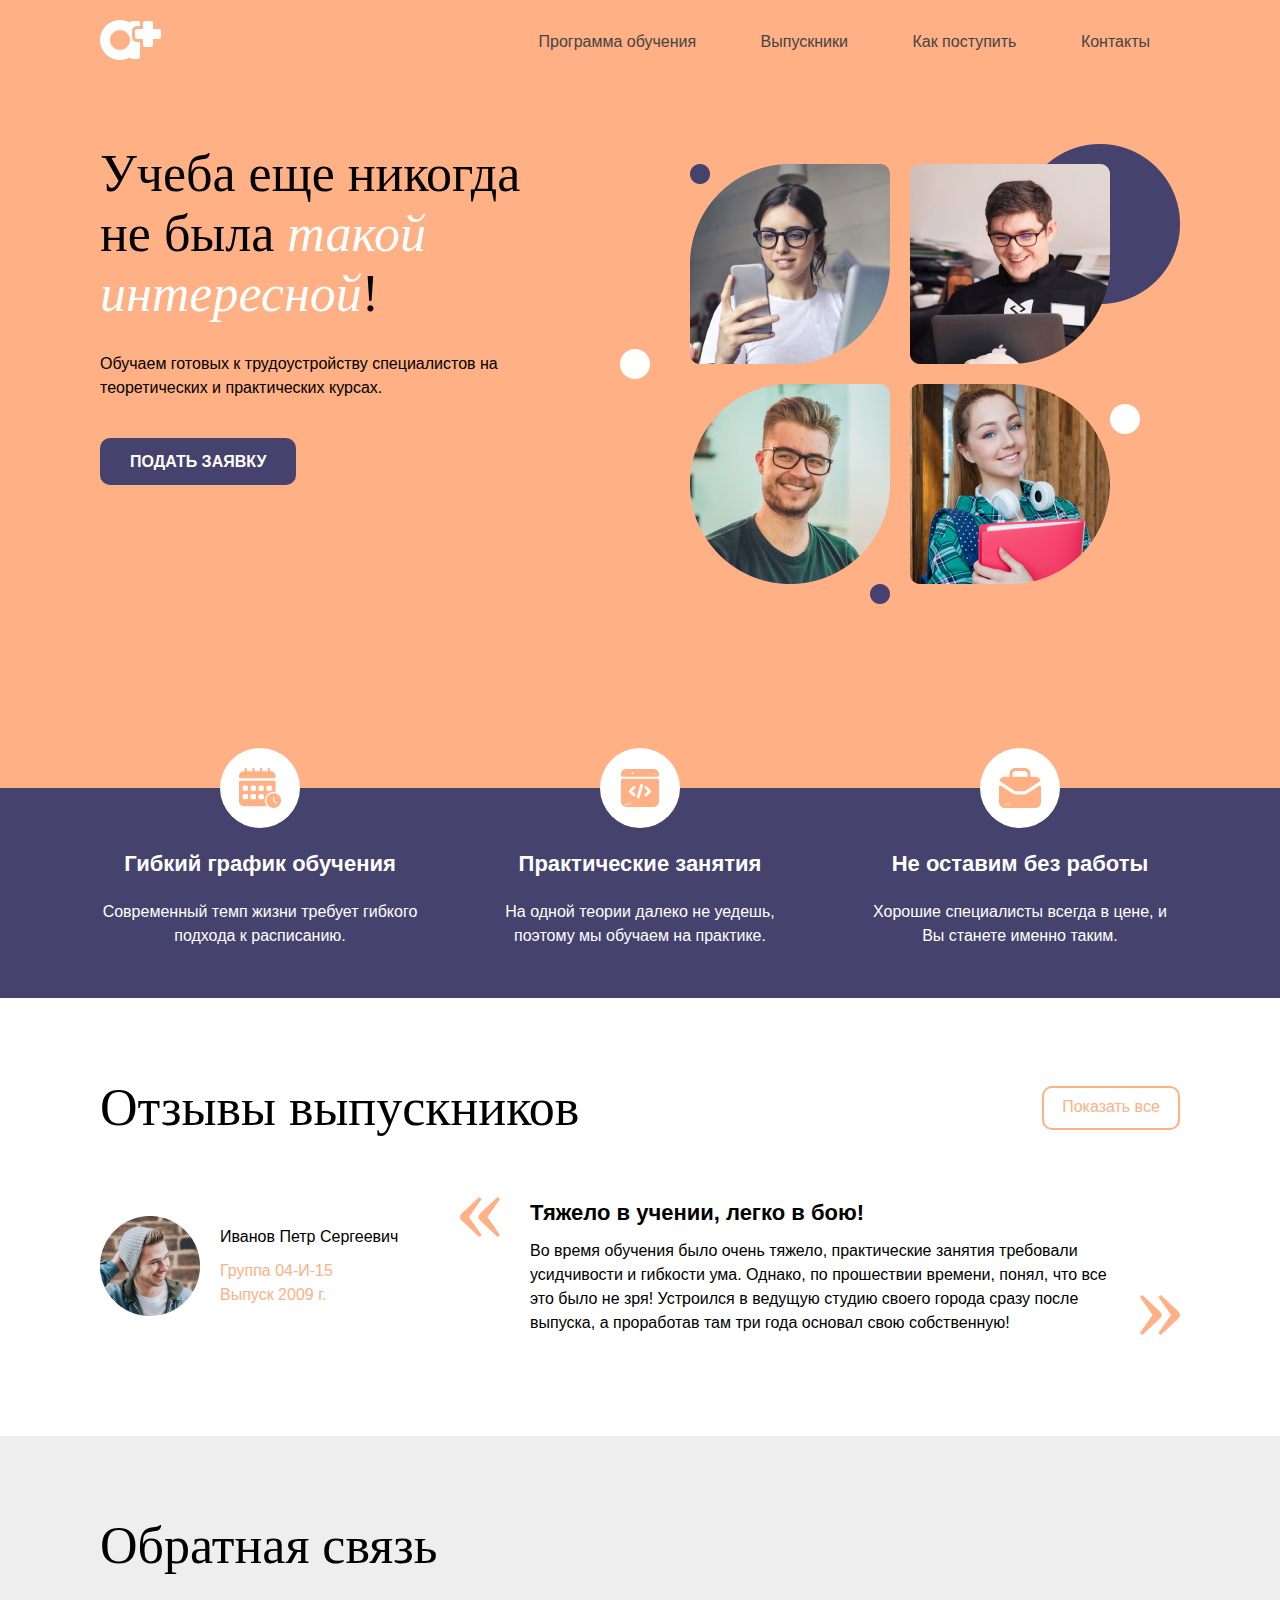
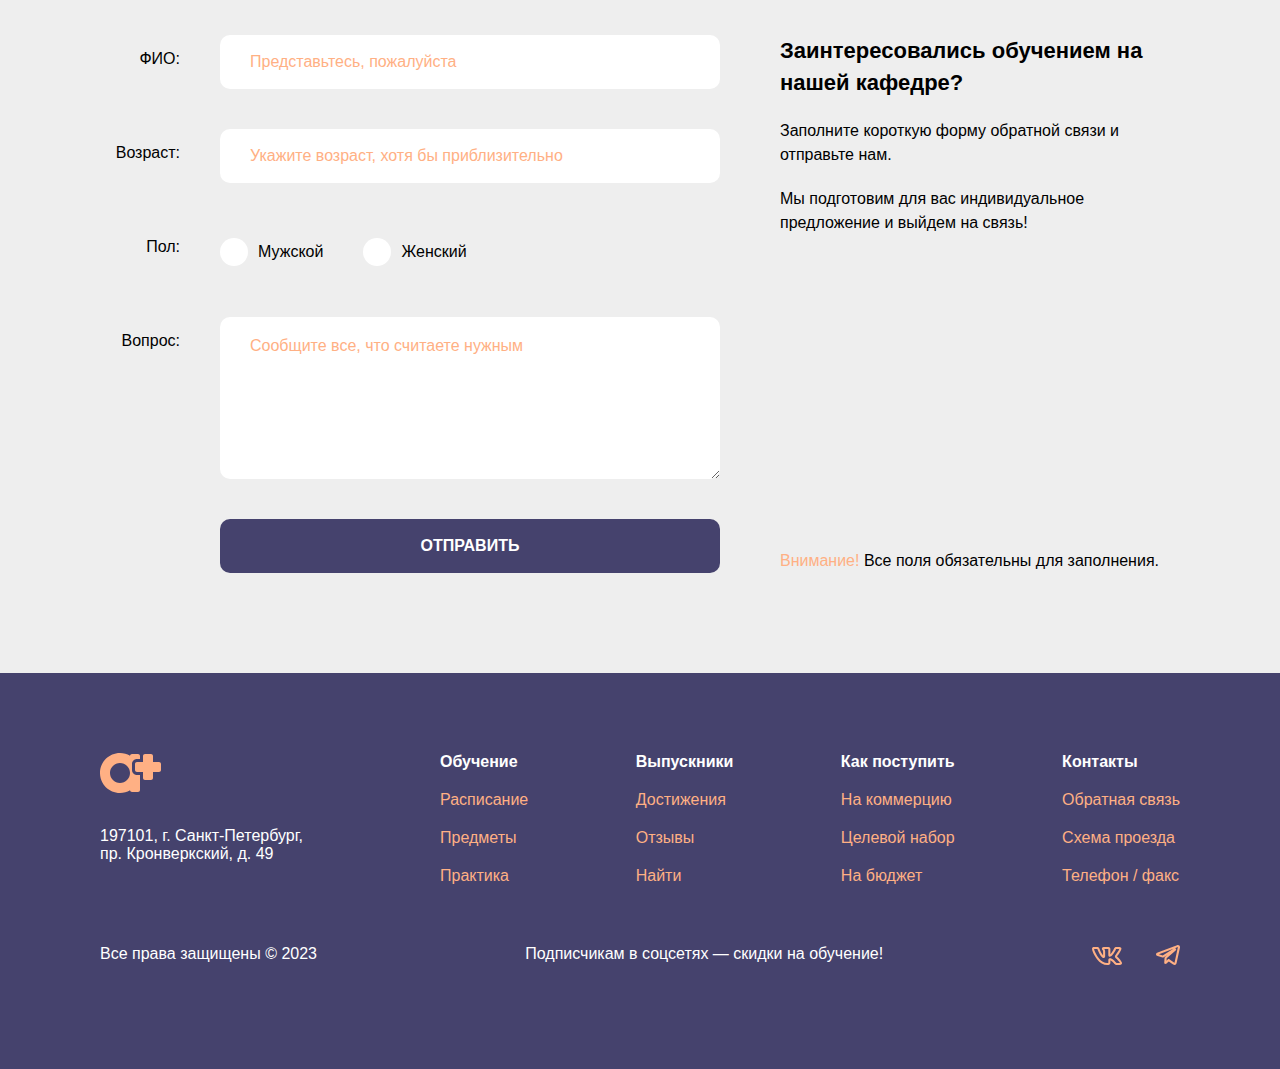
<file: А+Template/index.html>
<!DOCTYPE html>
<html lang="en">
  <head>
    <meta charset="UTF-8" />
    <meta name="viewport" content="width=device-width, initial-scale=1.0" />
    <title>А+ - Школа создания алиби - Главная страница</title>
    <link rel="stylesheet" href="style.css" />
    <link rel="icon" type="image/x-icon" href="img/logo-orange.svg" />
  </head>

  <body>
    <nav>
      <div class="nav-inner container" style="padding: 0">
        <div class="nav-logo">
          <a class="logo"><img src="img/logo.svg" alt="Лого" /></a>
        </div>
        <div class="nav-links">
          <a href="#">Программа обучения</a>
          <a href="#">Выпускники</a>
          <a href="#">Как поступить</a>
          <a href="#">Контакты</a>
        </div>
      </div>
    </nav>

    <div class="intro">
      <div class="intro-inner container">
        <div class="intro-text">
          <h1>
            Учеба еще никогда не была
            <span class="white-italic">такой интересной</span>!
          </h1>
          <p>
            Обучаем готовых к трудоустройству специалистов на теоретических и
            практических курсах.
          </p>
          <a class="dark-btn">Подать заявку</a>
        </div>
        <div class="intro-img">
          <img src="img/intro-img.png" alt="Студенты нашей школы" />
        </div>
      </div>
      <div class="intro-bottom">
        <div class="intro-bottom-upper">
          <div class="features-img-inner">
            <div class="features-img">
              <img src="img/Icon1.svg" />
            </div>
            <div class="features-img">
              <img src="img/Icon2.svg" />
            </div>
            <div class="features-img">
              <img src="img/Icon3.svg" />
            </div>
          </div>
          <div class="features-inner container" style="padding-top: 0">
            <div class="intro-bottom-text">
              <h3>Гибкий график обучения</h3>
              <p>
                Современный темп жизни требует гибкого подхода к расписанию.
              </p>
            </div>
            <div class="intro-bottom-text">
              <h3>Практические занятия</h3>
              <p>
                На одной теории далеко не уедешь, поэтому мы обучаем на
                практике.
              </p>
            </div>
            <div class="intro-bottom-text">
              <h3>Не оставим без работы</h3>
              <p>
                Хорошие специалисты всегда в цене, и Вы станете именно таким.
              </p>
            </div>
          </div>
        </div>
      </div>
    </div>

    <section class="reviews">
      <div class="reviews-inner container">
        <div class="reviews-header section-header" style="margin-bottom: 60px">
          <h1>Отзывы выпускников</h1>
          <a class="outline-btn">Показать все</a>
        </div>
        <div class="reviews-content">
          <div class="reviews-content-student">
            <img
              src="img/student.jpg"
              style="width: 100px; height: 100px"
              alt="Выпускник нашей школы"
            />
            <div class="student-description">
              <p style="margin-bottom: 10px">Иванов Петр Сергеевич</p>
              <p style="color: #ffb084">
                Группа 04-И-15 <br />
                Выпуск 2009 г.
              </p>
            </div>
          </div>
          <div class="reviews-content-review">
            <img src="img/caption.svg" style="align-self: start" />
            <div class="review">
              <h3>Тяжело в учении, легко в бою!</h3>
              <p>
                Во время обучения было очень тяжело, практические занятия
                требовали усидчивости и гибкости ума. Однако, по прошествии
                времени, понял, что все это было не зря! Устроился в ведущую
                студию своего города сразу после выпуска, а проработав там три
                года основал свою собственную!
              </p>
            </div>
            <img
              src="img/caption.svg"
              style="align-self: end; transform: scaleX(-1)"
            />
          </div>
        </div>
      </div>
    </section>

    <section class="feedback">
      <div class="container">
        <div class="section-header">
          <h1>Обратная связь</h1>
        </div>
        <div class="feedback-content">
          <form>
            <div class="feedback-form">
              <label for="name">ФИО:</label>
              <input
                type="text"
                id="name"
                placeholder="Представьтесь, пожалуйста"
              />
              <label for="age">Возраст:</label>
              <input
                type="text"
                id="age"
                placeholder="Укажите возраст, хотя бы приблизительно"
              />
              <label for="male">Пол:</label>
              <div class="radio-input">
                <div class="radio">
                  <input type="radio" id="male" name="gender" />
                  <label for="male" class="radio-label">Мужской</label>
                </div>
                <div class="radio">
                  <input type="radio" id="female" name="gender" />
                  <label for="female" class="radio-label">Женский</label>
                </div>
              </div>
              <label for="question">Вопрос:</label>
              <textarea
                id="question"
                placeholder="Сообщите все, что считаете нужным"
              ></textarea>
              <input type="submit" class="dark-btn" value="Отправить" />
            </div>
          </form>
          <div class="feedback-description">
            <div class="feedback-info">
              <h3 style="margin-bottom: 20px">
                Заинтересовались обучением на нашей кафедре?
              </h3>
              <p style="margin-bottom: 20px">
                Заполните короткую форму обратной связи и отправьте нам.
              </p>
              <p>
                Мы подготовим для вас индивидуальное предложение и выйдем на
                связь!
              </p>
            </div>
            <div class="feedback-alert">
              <p>
                <span style="color: #ffb084">Внимание!</span> Все поля
                обязательны для заполнения.
              </p>
            </div>
          </div>
        </div>
      </div>
    </section>

    <footer>
      <div class="container">
        <div class="footer-inner">
          <div class="footer-info">
            <div class="footer-left">
              <div class="footer-logo">
                <img src="img/logo-orange.svg" alt="Лого" />
              </div>
              <div class="footer-address">
                197101, г. Санкт-Петербург, <br />
                пр. Кронверкский, д. 49
              </div>
            </div>
            <div class="footer-links">
              <div class="footer-link-col">
                <div class="footer-link-col-header">
                  <a href="#">Обучение</a>
                </div>
                <div class="footer-link-col-item">
                  <a href="#">Расписание</a>
                </div>
                <div class="footer-link-col-item"><a href="#">Предметы</a></div>
                <div class="footer-link-col-item"><a href="#">Практика</a></div>
              </div>
              <div class="footer-link-col">
                <div class="footer-link-col-header">
                  <a href="#">Выпускники</a>
                </div>
                <div class="footer-link-col-item">
                  <a href="#">Достижения</a>
                </div>
                <div class="footer-link-col-item"><a href="#">Отзывы</a></div>
                <div class="footer-link-col-item"><a href="#">Найти</a></div>
              </div>
              <div class="footer-link-col">
                <div class="footer-link-col-header">
                  <a href="#">Как поступить</a>
                </div>
                <div class="footer-link-col-item">
                  <a href="#">На коммерцию</a>
                </div>
                <div class="footer-link-col-item">
                  <a href="#">Целевой набор</a>
                </div>
                <div class="footer-link-col-item">
                  <a href="#">На бюджет</a>
                </div>
              </div>
              <div class="footer-link-col">
                <div class="footer-link-col-header">
                  <a href="#">Контакты</a>
                </div>
                <div class="footer-link-col-item">
                  <a href="#">Обратная связь</a>
                </div>
                <div class="footer-link-col-item">
                  <a href="#">Схема проезда</a>
                </div>
                <div class="footer-link-col-item">
                  <a href="#">Телефон / факс</a>
                </div>
              </div>
            </div>
          </div>
          <div class="footer-social">
            <div class="footer-social-item">Все права защищены © 2023</div>
            <div class="footer-social-item">
              Подписчикам в соцсетях — скидки на обучение!
            </div>
            <div class="footer-social-item">
              <a href="#"
                ><img
                  src="img/SocialIconLinkVk.svg"
                  alt="VK"
                  style="margin-right: 30px"
              /></a>
              <a href="#"
                ><img src="img/SocialIconLinkTg.svg" alt="Telegram"
              /></a>
            </div>
          </div>
        </div>
      </div>
    </footer>
  </body>
</html>
</file>
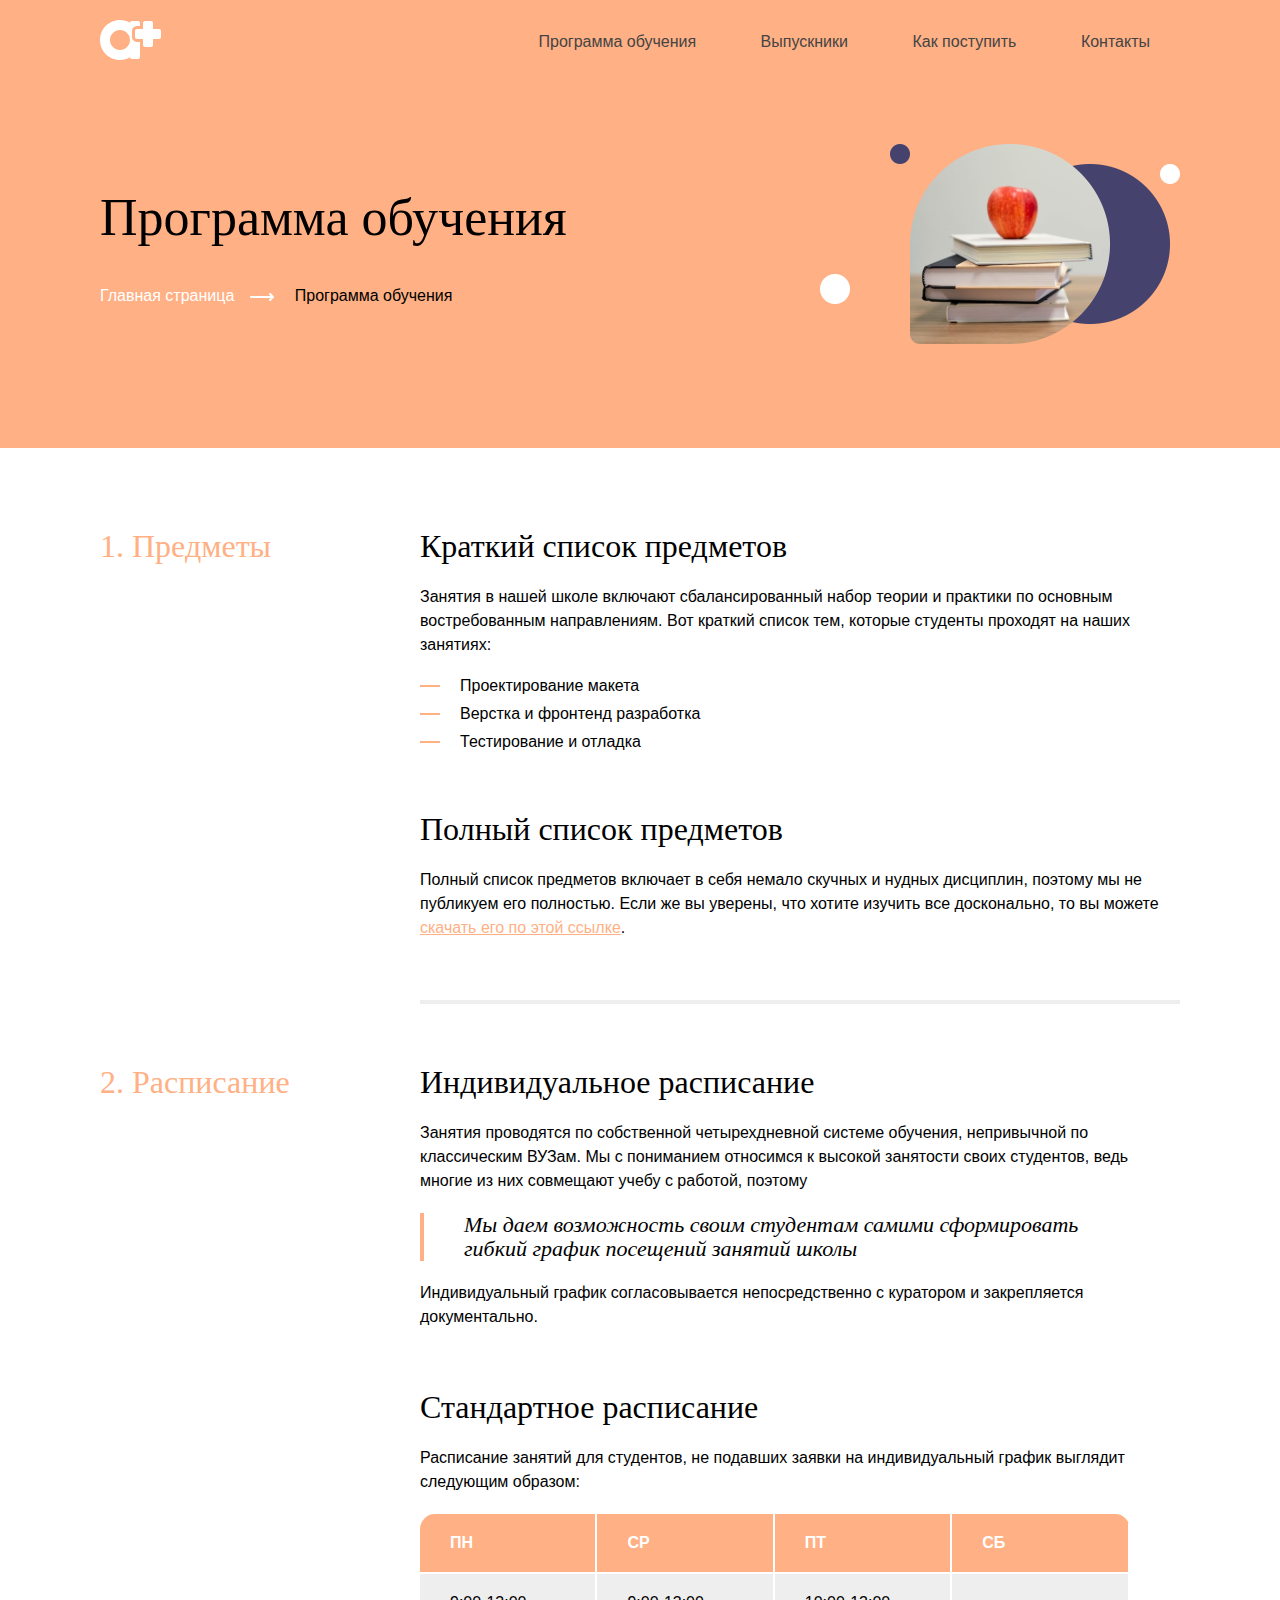
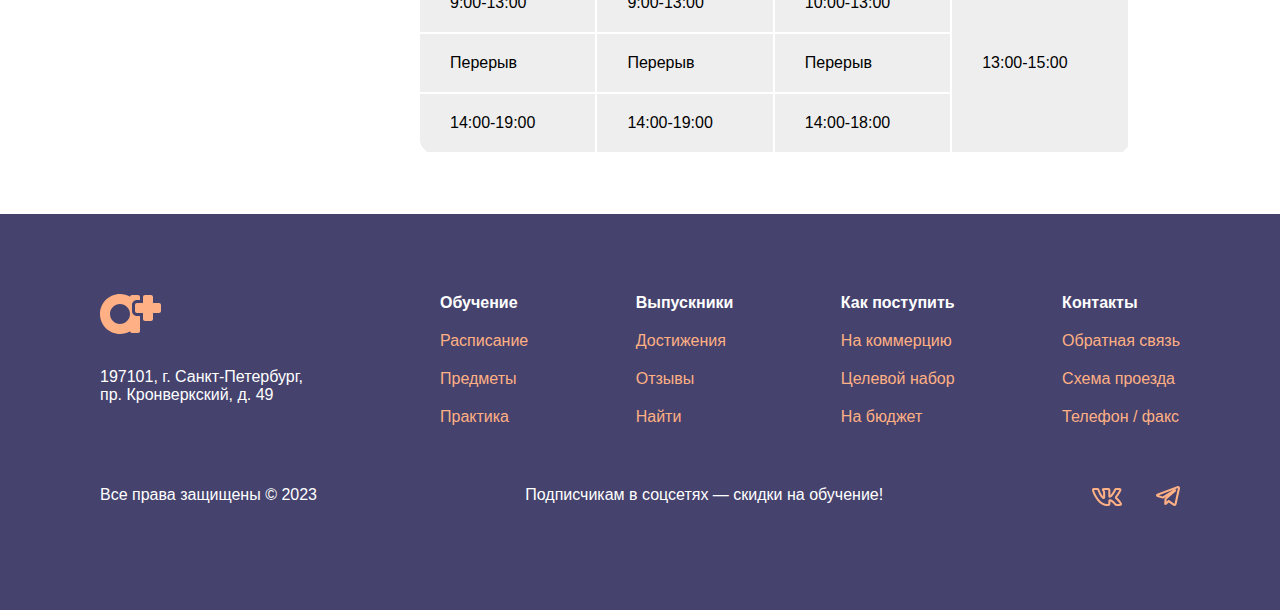
<file: А+Template/learning-program.html>
<!DOCTYPE html>
<html lang="en">
  <head>
    <meta charset="UTF-8" />
    <meta name="viewport" content="width=device-width, initial-scale=1.0" />
    <title>А+ - Школа создания алиби - Программа обучения</title>
    <link rel="stylesheet" href="style.css" />
  </head>

  <body>
    <nav>
      <div class="nav-inner container" style="padding: 0">
        <div class="nav-logo">
          <a class="logo"><img src="img/logo.svg" alt="Лого" /></a>
        </div>
        <div class="nav-links">
          <a href="#">Программа обучения</a>
          <a href="#">Выпускники</a>
          <a href="#">Как поступить</a>
          <a href="#">Контакты</a>
        </div>
      </div>
    </nav>

    <header>
      <div class="container">
        <div class="header-inner">
          <div class="header-text">
            <h1>Программа обучения</h1>
            <div class="header-nav">
              <span class="header-nav past">Главная страница</span>
              <div class="header-nav real">Программа обучения</div>
            </div>
          </div>
          <div class="header-img">
            <img src="img/InnerHeroImage.png" alt="" />
          </div>
        </div>
      </div>
    </header>

    <section>
      <div class="container">
        <div class="subsection">
          <div class="subsection-header"><h2>1. Предметы</h2></div>
          <div class="subsection-content">
            <article>
              <h2>Краткий список предметов</h2>
              <p>
                Занятия в нашей школе включают сбалансированный набор теории и
                практики по основным востребованным направлениям. Вот краткий
                список тем, которые студенты проходят на наших занятиях:
              </p>
              <ul>
                <li>Проектирование макета</li>
                <li>Верстка и фронтенд разработка</li>
                <li>Тестирование и отладка</li>
              </ul>
            </article>
            <article>
              <h2>Полный список предметов</h2>
              <p>
                Полный список предметов включает в себя немало скучных и нудных
                дисциплин, поэтому мы не публикуем его полностью. Если же вы
                уверены, что хотите изучить все досконально, то вы можете
                <span class="par-link"><a href="#">скачать его по этой ссылке</a></span>.
              </p>
            </article>
            <hr>
          </div>
        </div>
        <div class="subsection">
          <div class="subsection-header"><h2>2. Расписание</h2></div>
          <div class="subsection-content">
            <article>
              <h2>Индивидуальное расписание</h2>
              <p>
                Занятия проводятся по собственной четырехдневной системе
                обучения, непривычной по классическим ВУЗам. Мы с пониманием
                относимся к высокой занятости своих студентов, ведь многие из
                них совмещают учебу с работой, поэтому
              </p>
              <p class="par-hightlighted">
                Мы даем возможность своим студентам самими сформировать гибкий
                график посещений занятий школы
              </p>
              <p>
                Индивидуальный график согласовывается непосредственно с
                куратором и закрепляется документально.
              </p>
            </article>
            <article>
              <h2>Стандартное расписание</h2>
              <p>
                Расписание занятий для студентов, не подавших заявки на
                индивидуальный график выглядит следующим образом:
              </p>
              <table>
                <tr>
                  <th>пн</th>
                  <th>ср</th>
                  <th>пт</th>
                  <th>сб</th>
                </tr>
                <tr>
                  <td>9:00-13:00</td>
                  <td>9:00-13:00</td>
                  <td>10:00-13:00</td>
                  <td rowspan="3">13:00-15:00</td>
                </tr>
                <tr>
                  <td>Перерыв</td>
                  <td>Перерыв</td>
                  <td>Перерыв</td>
                </tr>
                <tr>
                  <td>14:00-19:00</td>
                  <td>14:00-19:00</td>
                  <td>14:00-18:00</td>
                </tr>
              </table>
            </article>
          </div>
        </div>
      </div>
    </section>

    <footer>
      <div class="container">
        <div class="footer-inner">
          <div class="footer-info">
            <div class="footer-left">
              <div class="footer-logo">
                <img src="img/logo-orange.svg" alt="Лого" />
              </div>
              <div class="footer-address">
                197101, г. Санкт-Петербург, <br />
                пр. Кронверкский, д. 49
              </div>
            </div>
            <div class="footer-links">
              <div class="footer-link-col">
                <div class="footer-link-col-header">
                  <a href="#">Обучение</a>
                </div>
                <div class="footer-link-col-item">
                  <a href="#">Расписание</a>
                </div>
                <div class="footer-link-col-item"><a href="#">Предметы</a></div>
                <div class="footer-link-col-item"><a href="#">Практика</a></div>
              </div>
              <div class="footer-link-col">
                <div class="footer-link-col-header">
                  <a href="#">Выпускники</a>
                </div>
                <div class="footer-link-col-item">
                  <a href="#">Достижения</a>
                </div>
                <div class="footer-link-col-item"><a href="#">Отзывы</a></div>
                <div class="footer-link-col-item"><a href="#">Найти</a></div>
              </div>
              <div class="footer-link-col">
                <div class="footer-link-col-header">
                  <a href="#">Как поступить</a>
                </div>
                <div class="footer-link-col-item">
                  <a href="#">На коммерцию</a>
                </div>
                <div class="footer-link-col-item">
                  <a href="#">Целевой набор</a>
                </div>
                <div class="footer-link-col-item">
                  <a href="#">На бюджет</a>
                </div>
              </div>
              <div class="footer-link-col">
                <div class="footer-link-col-header">
                  <a href="#">Контакты</a>
                </div>
                <div class="footer-link-col-item">
                  <a href="#">Обратная связь</a>
                </div>
                <div class="footer-link-col-item">
                  <a href="#">Схема проезда</a>
                </div>
                <div class="footer-link-col-item">
                  <a href="#">Телефон / факс</a>
                </div>
              </div>
            </div>
          </div>
          <div class="footer-social">
            <div class="footer-social-item">Все права защищены © 2023</div>
            <div class="footer-social-item">
              Подписчикам в соцсетях — скидки на обучение!
            </div>
            <div class="footer-social-item">
              <a href="#"
                ><img
                  src="img/SocialIconLinkVk.svg"
                  alt="VK"
                  style="margin-right: 30px"
              /></a>
              <a href="#"
                ><img src="img/SocialIconLinkTg.svg" alt="Telegram"
              /></a>
            </div>
          </div>
        </div>
      </div>
    </footer>
  </body>
</html>
</file>
<file: А+Template/style.css>
html *,
*::before,
*::after {
  font-family: Arial;
  font-size: 16px;
  margin: 0;
  box-sizing: border-box;
}

h1,
h2,
h3,
h4,
h5,
h6 {
  margin: 0;
}

a {
  outline: none;
  text-decoration: none;
  color: #444444;
}

h1 {
  font-family: Georgia;
  font-size: 52px;
  font-weight: normal;
}

h2 {
  font-size: 32px;
}

h3 {
  font-weight: bold;
  font-size: 22px;
  line-height: 32px;
  margin-bottom: 10px;
}

p {
  line-height: 24px;
}

/* Decorations */

hr {
  margin: 60px 0;
  height: 4px;
  background-color: #eeeeee;
  border: none;
}

/*Container*/

.container {
  width: 1080px;
  margin: 0 auto;
  padding-top: 80px;
}

.section-header {
  margin-bottom: 60px;
}

/*Buttons*/

.dark-btn {
  width: 197px;
  height: 54px;
  border: none;
  border-radius: 10px;
  background-color: #45426d;
  padding: 15px 30px;
  text-align: center;
  cursor: pointer;

  color: #fff;
  text-transform: uppercase;
  font-weight: bold;
  line-height: 24px;

  transition: all 0.1s linear;
}

.dark-btn:hover,
.dark-btn:focus {
  background-color: #6a61ce;
}

.dark-btn:active {
  background-color: #9a92f6;
}

.outline-btn {
  width: 138px;
  height: 44px;
  cursor: pointer;

  border-radius: 10px;
  border: 2px solid #ffb084;
  background-color: #fff;

  text-align: center;
  padding: 10px;
  color: #ffb084;

  transition: all 0.1s linear;
}

.outline-btn:hover,
.outline-btn:focus {
  background-color: #ffb084;
  color: #fff;
}

.outline-btn:active {
  background-color: #ffcbad;
  border-color: #ffcbad;
  color: #fff;
}

/*Nav*/
nav {
  width: 100%;
  background-color: #ffb084;
  padding-top: 20px;
}

.nav-inner {
  display: flex;
  justify-content: space-between;
  align-items: center;
}

.nav-links a {
  padding: 0 30px;
}

/*Intro*/
.intro {
  width: 100%;
  background-color: #ffb084;
}

.intro-inner {
  padding-top: 80px;
  padding-bottom: 140px;
  display: flex;
  justify-content: space-between;
}

.intro-text {
  max-width: 480px;
}

.intro-text h1,
.white-italic {
  line-height: 60px;
}

.intro-text h1 {
  font-family: Georgia;
  font-weight: normal;
  font-size: 52px;
}

.white-italic {
  color: #ffffff;
  font-family: Georgia;
  font-size: 52px;
  font-style: italic;
}

.intro-text p {
  padding-top: 28px;
  padding-bottom: 50px;
}

.intro-bottom {
  width: 100%;
  height: 250px;
  background-color: #45426d;
}

.intro-bottom-upper {
  height: 40px;
  background-color: #ffb084;
}

/* .features {
    padding-top: 20px;
    padding-bottom: 60px;
} */

.features-inner {
  text-align: center;
  color: #fff;
  display: flex;
  justify-content: space-between;
}

.intro-bottom-text {
  margin-top: 20px;
}

.intro-bottom-text h3 {
  padding-bottom: 10px;
}

.intro-bottom-text p {
  max-width: 320px;
}

.features-img-inner {
  width: 840px;
  height: 80px;
  margin: 0 auto;
  display: flex;
  justify-content: space-between;
}

/*Reviews*/

.reviews {
  height: 438px;
  width: 100%;
}

.reviews-inner {
  padding-top: 80px;
}

.reviews-header,
.reviews-content {
  display: flex;
  justify-content: space-between;
  align-items: center;
}

.reviews-content-student {
  height: 100px;
  display: flex;
  align-items: center;
  gap: 20px;
}

.student-description {
  width: 200px;
}

.reviews-content-review {
  width: 720px;
  display: flex;
  gap: 30px;
}

/*Feedback*/

.feedback {
  width: 100%;
  background-color: #eee;
}

.feedback-content {
  padding-bottom: 100px;
  display: flex;
  justify-content: space-between;
  gap: 60px;
}

.feedback-description {
  width: 400px;
  display: flex;
  flex-direction: column;
  justify-content: space-between;
}

/*Forms*/

.feedback-form {
  max-width: 620px;
  width: 100%;
  display: grid;
  grid-template-columns: 120px 500px;
  grid-row-gap: 40px;
}

input::placeholder,
textarea::placeholder {
  color: #ffb084;
}

input,
textarea,
.radio-input {
  box-sizing: border-box;
  width: 500px;
  height: 54px;
  border: none;
  border-radius: 10px;
  padding: 15px 30px;
}

textarea {
  height: 162px;
  padding-top: 20px;
}

label {
  margin: 15px 40px 15px 0;
  text-align: right;
}

input[type="submit"] {
  grid-column: 2;
  width: 500px;
}

/* Radio-buttons */

.radio-input {
  padding: 0;
  display: flex;
}

.radio input[type="radio"] {
  position: absolute;
  opacity: 0;
}
.radio input[type="radio"] + .radio-label:before {
  content: "";
  background: #ffffff;
  border-radius: 100%;
  display: inline-block;
  width: 28px;
  height: 28px;
  cursor: pointer;
  transition: all .15s ease;
}
.radio input[type="radio"]:checked + .radio-label:before {
  background-color: orange;
  box-shadow: inset 0 0 0 6px #fff;
}
.radio input[type="radio"]:focus + .radio-label:before {
  outline: none;
}

.radio-label {
  display: flex;
  align-items: center;
  gap: 10px;
}

/* Footer */

footer {
  background-color: #45426d;
  color: #fff;
}

.footer-inner {
  display: flex;
  flex-direction: column;
  gap: 60px;
  padding-bottom: 100px;
}

.footer-info {
  display: flex;
  gap: 100px;
}

.footer-left {
  max-width: 240px;
  width: 100%;
}

.footer-logo {
  margin-bottom: 30px;
}

.footer-links {
  display: flex;
  max-width: 740px;
  width: 100%;
  justify-content: space-between;
}

.footer-link-col-header {
  font-weight: 700;
}

.footer-link-col-header a {
  color: #fff;
}

.footer-link-col-item {
  margin-top: 20px;
}

.footer-link-col-item a {
  color: #ffb084;
}

.footer-social {
  display: flex;
  justify-content: space-between;
}

/* Header */

header {
  background-color: #ffb084;
  padding-bottom: 100px;
}

.header-inner {
  display: flex;
  justify-content: space-between;
}

.header-text {
  align-self: center;
}

.header-text h1 {
  margin-bottom: 40px;
}

.header-nav {
  display: inline;
}

.header-nav .past {
  color: #fff;
}

.header-nav .past::after {
  content: url(img/Arrow.svg);
  margin: 0 1em;
}

/* Section */

.subsection {
  display: flex;
  justify-content: space-between;
}

.subsection-header {
  max-width: 320px;
  width: 100%;
  color: #ffb084;
}

.subsection-header h2,
article h2 {
  font-family: Georgia;
  font-weight: normal;
  margin-bottom: 20px;
}

article {
  margin-bottom: 60px;
}

article p {
  margin-bottom: 20px;
}

ul {
  list-style-type: none;
  position: relative;
}

ul li {
  margin-top: 10px;
}

ul li::before {
  content: "";
  background-color: #ffb084;
  width: 20px;
  height: 2px;
  position: absolute;
  left: 0;
  margin-top: 8px;
}

.par-link a {
  color: #ffb084;
  text-decoration: underline;
}

.par-hightlighted {
  border-left: #ffb084 4px solid;
  padding: 0 40px;
  font-style: italic;
  font-size: 22px;
  font-family: Georgia;
}

/* Table */

table {
  text-align: left;
  border-collapse: collapse;
  border-radius: 15px;
  overflow: hidden;
}

table * {
  padding: 20px 60px 20px 30px;
  border-right: 2px solid #fff;
  border-bottom: 2px solid #fff;
}

th {
  color: #fff;
  text-transform: uppercase;
  background-color: #ffb084;
}

td {
  background-color: #eee;
}
</file>
